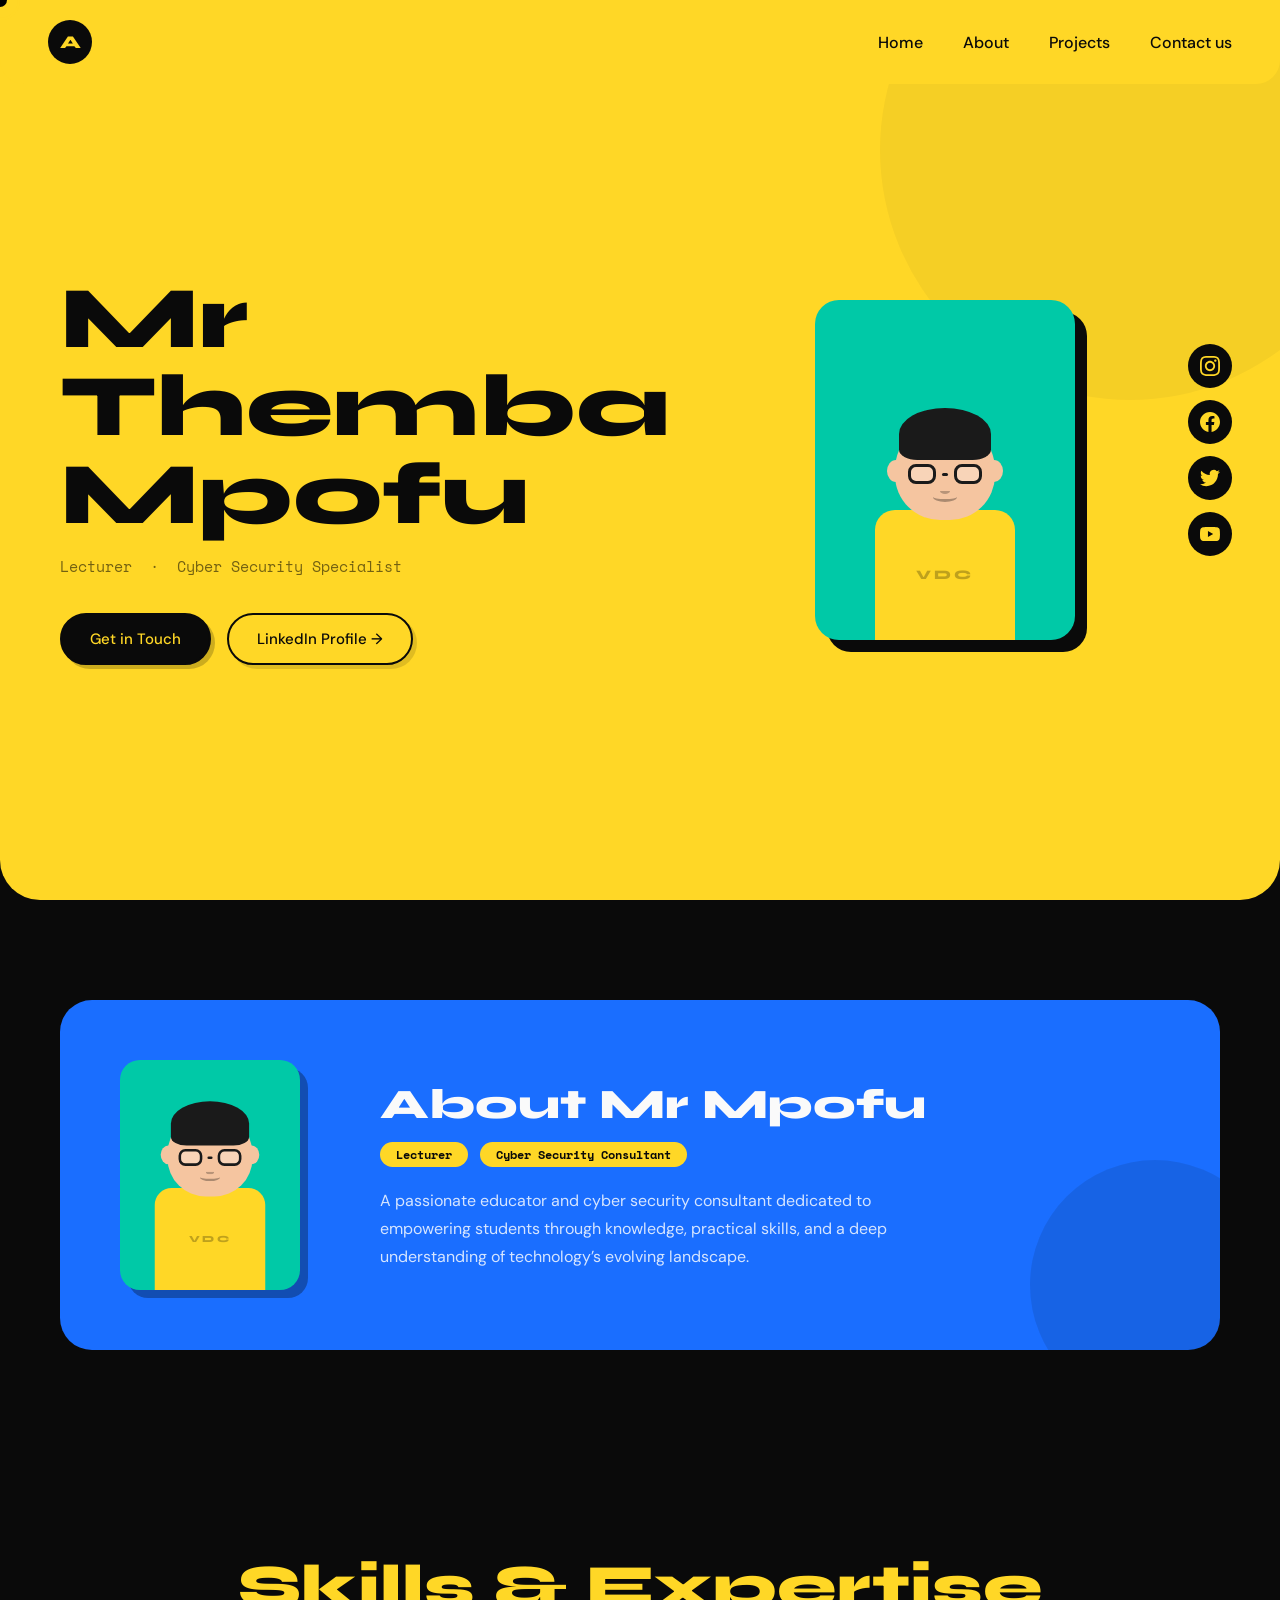
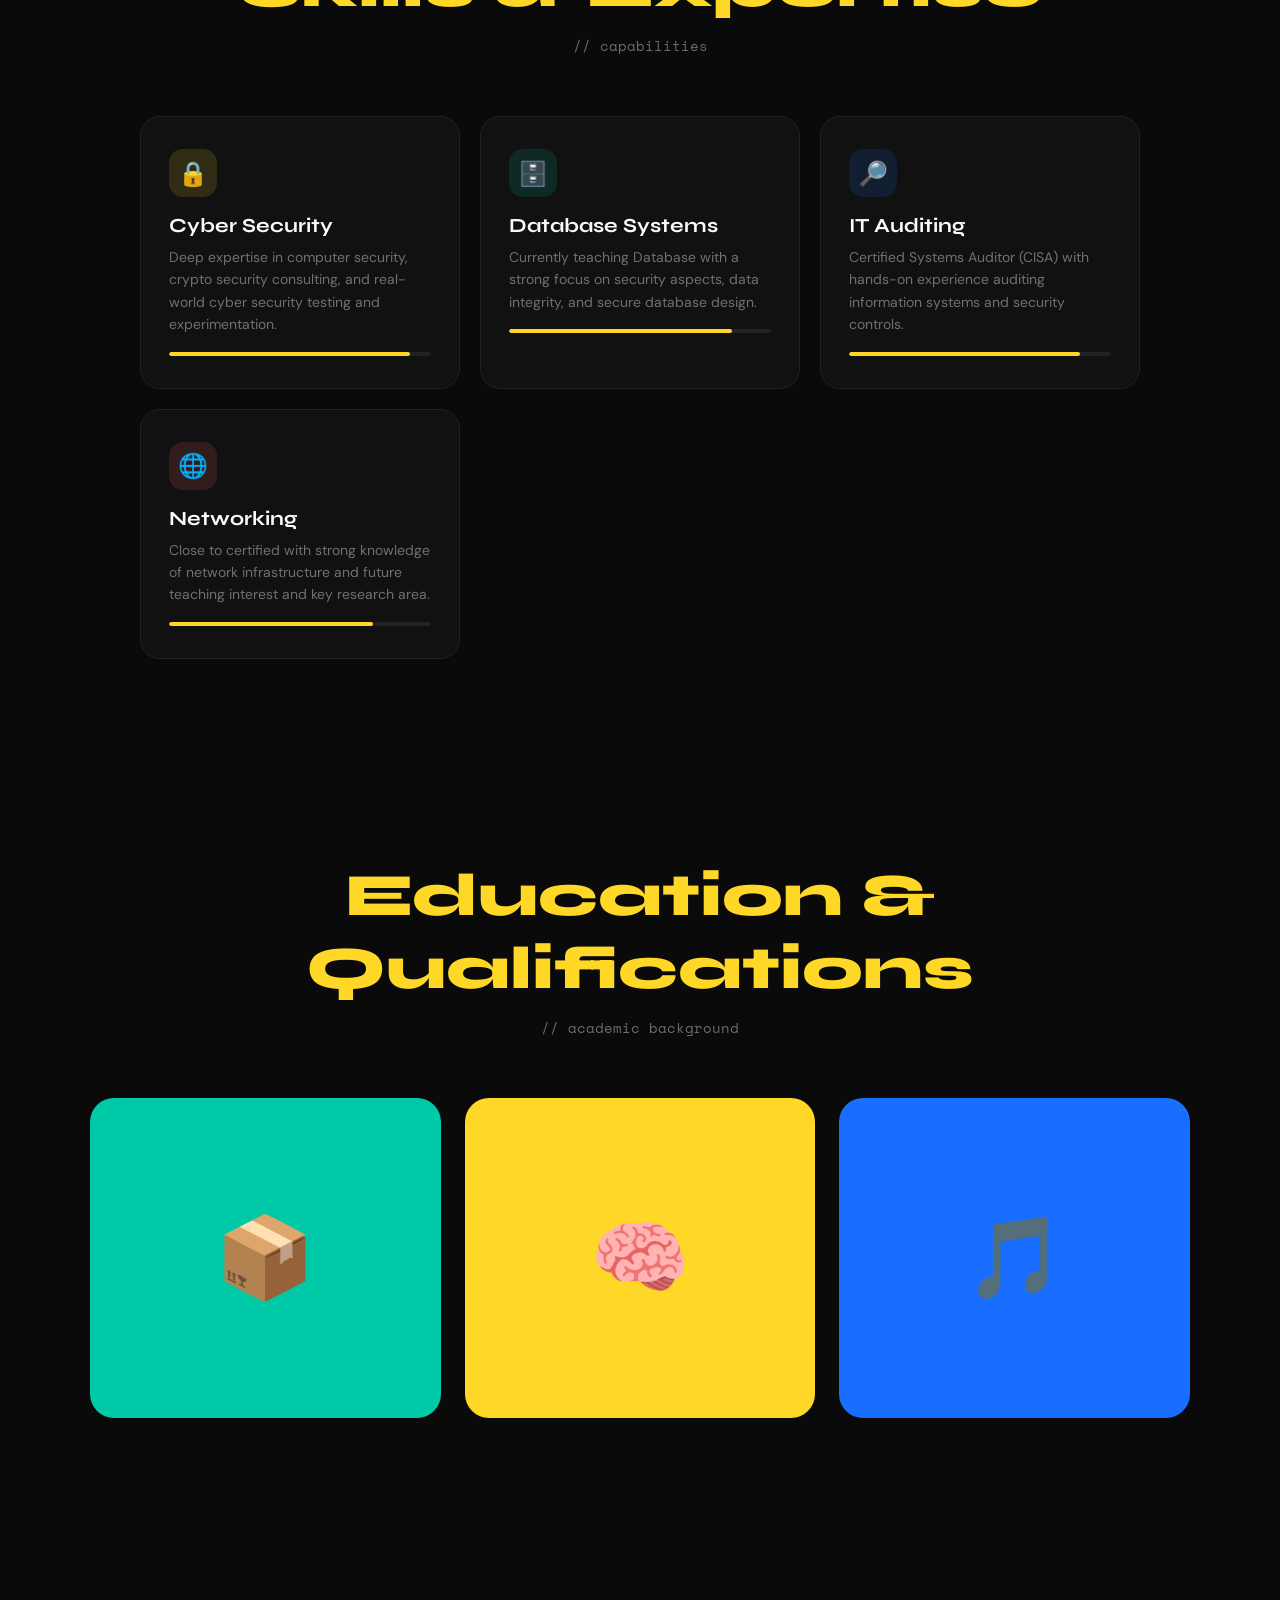
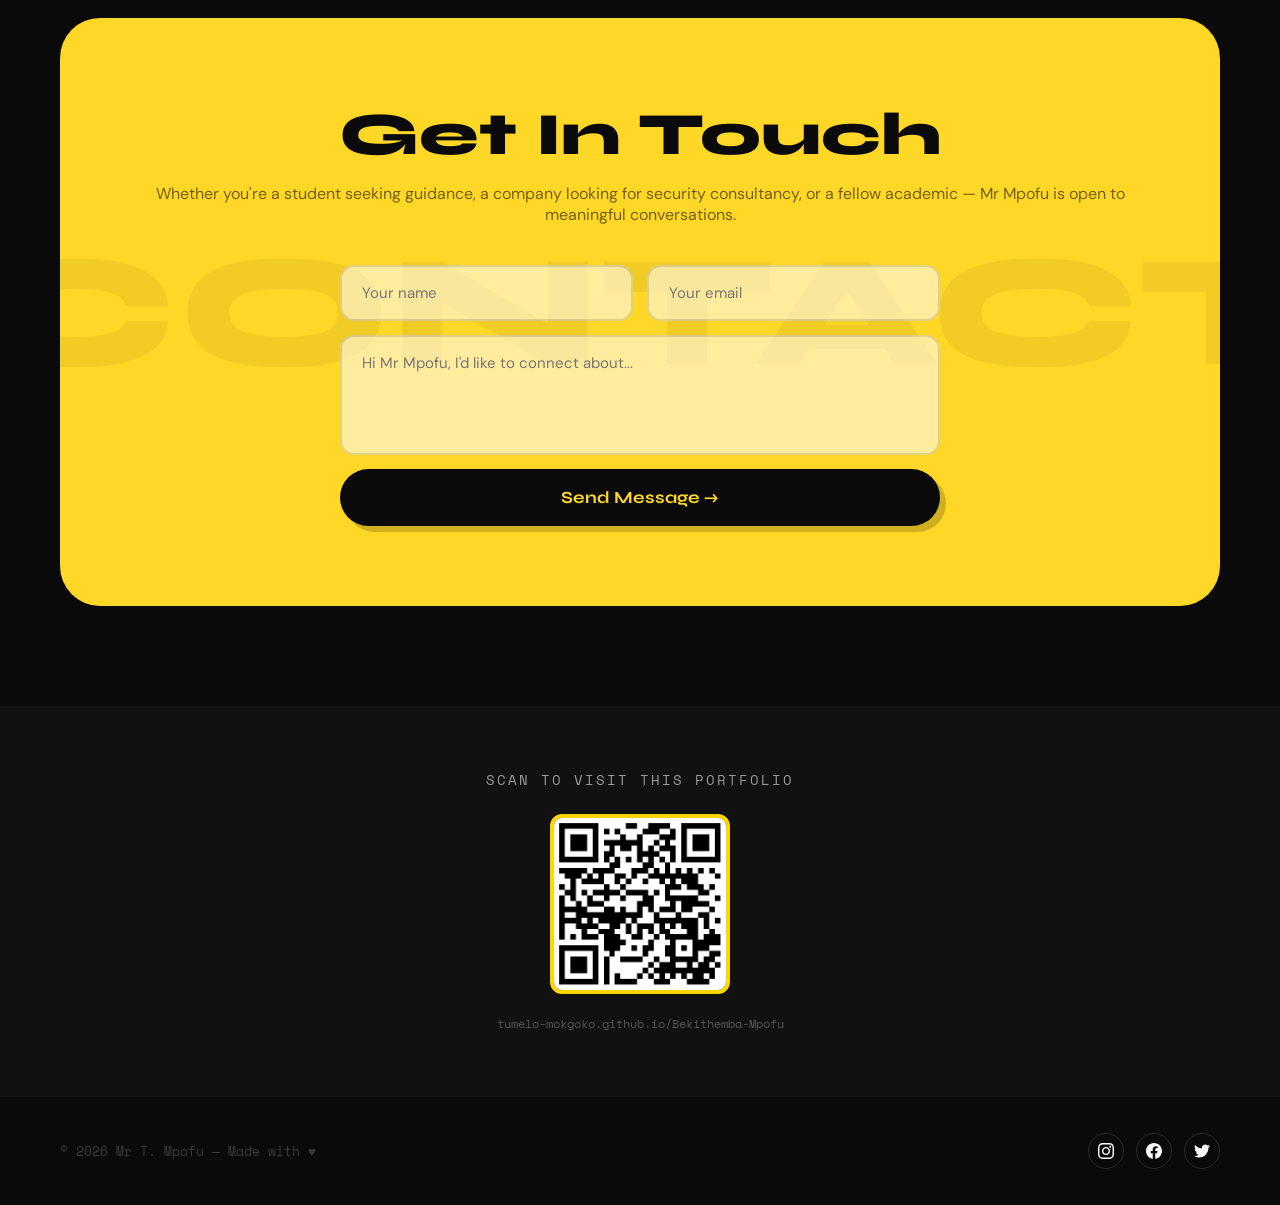
<file: index.html>
<!DOCTYPE html>
<html lang="en">
<head>
<meta charset="UTF-8">
<meta name="viewport" content="width=device-width, initial-scale=1.0">
<title>Mr Themba Mpofu — Lecturer & Cyber Security Specialist</title>
<link href="https://fonts.googleapis.com/css2?family=Space+Mono:wght@400;700&family=Syne:wght@700;800;900&family=DM+Sans:wght@300;400;500&display=swap" rel="stylesheet">
<link rel="stylesheet" href="style.css">
</head>
<body>

<div class="cursor" id="cursor"></div>
<div class="cursor-ring" id="cursor-ring"></div>

<!-- NAV -->
<nav>
  <div class="logo">A</div>
  <ul class="nav-links">
    <li><a href="#home">Home</a></li>
    <li><a href="#about">About</a></li>
    <li><a href="#projects">Projects</a></li>
    <li><a href="#contact">Contact us</a></li>
  </ul>
</nav>

<!-- HERO -->
<section id="home">
  <div class="hero-text">
    <h1>Mr Themba<br>Mpofu</h1>
    <p class="subtitle">Lecturer &nbsp;·&nbsp; Cyber Security Specialist</p>
    <div class="hero-btns">
      <a href="#contact" class="btn btn-dark">Get in Touch</a>
      <a href="#" class="btn btn-outline">LinkedIn Profile →</a>
    </div>
  </div>

  <div class="hero-image-wrap">
    <div class="hero-card">
      <div class="char-wrap">
        <div class="char-head">
          <div class="char-hair"></div>
          <div class="char-ear-l"></div>
          <div class="char-ear-r"></div>
          <div class="char-glasses">
            <div class="glass"></div>
            <div class="glass-bridge"></div>
            <div class="glass"></div>
          </div>
          <div class="char-nose"></div>
          <div class="char-smile"></div>
        </div>
        <div class="char-torso">VDC</div>
      </div>
    </div>
  </div>

  <div class="socials">
    <div class="social-icon" title="Instagram">
      <svg viewBox="0 0 24 24"><path d="M12 2.163c3.204 0 3.584.012 4.85.07 3.252.148 4.771 1.691 4.919 4.919.058 1.265.069 1.645.069 4.849 0 3.205-.012 3.584-.069 4.849-.149 3.225-1.664 4.771-4.919 4.919-1.266.058-1.644.07-4.85.07-3.204 0-3.584-.012-4.849-.07-3.26-.149-4.771-1.699-4.919-4.92-.058-1.265-.07-1.644-.07-4.849 0-3.204.013-3.583.07-4.849.149-3.227 1.664-4.771 4.919-4.919 1.266-.057 1.645-.069 4.849-.069zm0-2.163c-3.259 0-3.667.014-4.947.072-4.358.2-6.78 2.618-6.98 6.98-.059 1.281-.073 1.689-.073 4.948 0 3.259.014 3.668.072 4.948.2 4.358 2.618 6.78 6.98 6.98 1.281.058 1.689.072 4.948.072 3.259 0 3.668-.014 4.948-.072 4.354-.2 6.782-2.618 6.979-6.98.059-1.28.073-1.689.073-4.948 0-3.259-.014-3.667-.072-4.947-.196-4.354-2.617-6.78-6.979-6.98-1.281-.059-1.69-.073-4.949-.073zm0 5.838c-3.403 0-6.162 2.759-6.162 6.162s2.759 6.163 6.162 6.163 6.162-2.759 6.162-6.163c0-3.403-2.759-6.162-6.162-6.162zm0 10.162c-2.209 0-4-1.79-4-4 0-2.209 1.791-4 4-4s4 1.791 4 4c0 2.21-1.791 4-4 4zm6.406-11.845c-.796 0-1.441.645-1.441 1.44s.645 1.44 1.441 1.44c.795 0 1.439-.645 1.439-1.44s-.644-1.44-1.439-1.44z"/></svg>
    </div>
    <div class="social-icon" title="Facebook">
      <svg viewBox="0 0 24 24"><path d="M24 12.073c0-6.627-5.373-12-12-12s-12 5.373-12 12c0 5.99 4.388 10.954 10.125 11.854v-8.385H7.078v-3.47h3.047V9.43c0-3.007 1.792-4.669 4.533-4.669 1.312 0 2.686.235 2.686.235v2.953H15.83c-1.491 0-1.956.925-1.956 1.874v2.25h3.328l-.532 3.47h-2.796v8.385C19.612 23.027 24 18.062 24 12.073z"/></svg>
    </div>
    <div class="social-icon" title="Twitter">
      <svg viewBox="0 0 24 24"><path d="M23.953 4.57a10 10 0 01-2.825.775 4.958 4.958 0 002.163-2.723c-.951.555-2.005.959-3.127 1.184a4.92 4.92 0 00-8.384 4.482C7.69 8.095 4.067 6.13 1.64 3.162a4.822 4.822 0 00-.666 2.475c0 1.71.87 3.213 2.188 4.096a4.904 4.904 0 01-2.228-.616v.06a4.923 4.923 0 003.946 4.827 4.996 4.996 0 01-2.212.085 4.936 4.936 0 004.604 3.417 9.867 9.867 0 01-6.102 2.105c-.39 0-.779-.023-1.17-.067a13.995 13.995 0 007.557 2.209c9.053 0 13.998-7.496 13.998-13.985 0-.21 0-.42-.015-.63A9.935 9.935 0 0024 4.59z"/></svg>
    </div>
    <div class="social-icon" title="YouTube">
      <svg viewBox="0 0 24 24"><path d="M23.498 6.186a3.016 3.016 0 00-2.122-2.136C19.505 3.545 12 3.545 12 3.545s-7.505 0-9.377.505A3.017 3.017 0 00.502 6.186C0 8.07 0 12 0 12s0 3.93.502 5.814a3.016 3.016 0 002.122 2.136c1.871.505 9.376.505 9.376.505s7.505 0 9.377-.505a3.015 3.015 0 002.122-2.136C24 15.93 24 12 24 12s0-3.93-.502-5.814zM9.545 15.568V8.432L15.818 12l-6.273 3.568z"/></svg>
    </div>
  </div>
</section>

<!-- ABOUT -->
<section id="about">
  <div class="about-inner">
    <div class="about-avatar">
      <div class="char-wrap char-wrap--about">
        <div class="char-head">
          <div class="char-hair"></div>
          <div class="char-ear-l"></div>
          <div class="char-ear-r"></div>
          <div class="char-glasses">
            <div class="glass"></div>
            <div class="glass-bridge"></div>
            <div class="glass"></div>
          </div>
          <div class="char-nose"></div>
          <div class="char-smile"></div>
        </div>
        <div class="char-torso char-torso--about">VDC</div>
      </div>
    </div>
    <div class="about-content">
      <h2>About Mr Mpofu</h2>
      <div class="about-roles">
        <span class="role-tag">Lecturer</span>
        <span class="role-tag">Cyber Security Consultant</span>
      </div>
      <p>A passionate educator and cyber security consultant dedicated to empowering students through knowledge, practical skills, and a deep understanding of technology’s evolving landscape.</p>
    </div>
  </div>
</section>

<!-- SKILLS -->
<section id="skills">
  <div class="section-header">
    <h2>Skills &amp; Expertise</h2>
    <p>// capabilities</p>
  </div>
  <div class="skills-grid">
    <div class="skill-card">
      <div class="skill-icon skill-icon--uiux">🔒</div>
      <h3>Cyber Security</h3>
      <p>Deep expertise in computer security, crypto security consulting, and real-world cyber security testing and experimentation.</p>
      <div class="skill-bar-wrap"><div class="skill-bar skill-bar--92"></div></div>
    </div>
    <div class="skill-card">
      <div class="skill-icon skill-icon--flutter">🗄️</div>
      <h3>Database Systems</h3>
      <p>Currently teaching Database with a strong focus on security aspects, data integrity, and secure database design.</p>
      <div class="skill-bar-wrap"><div class="skill-bar skill-bar--85"></div></div>
    </div>
    <div class="skill-card">
      <div class="skill-icon skill-icon--proto">🔎</div>
      <h3>IT Auditing</h3>
      <p>Certified Systems Auditor (CISA) with hands-on experience auditing information systems and security controls.</p>
      <div class="skill-bar-wrap"><div class="skill-bar skill-bar--88"></div></div>
    </div>
    <div class="skill-card">
      <div class="skill-icon skill-icon--brand">🌐</div>
      <h3>Networking</h3>
      <p>Close to certified with strong knowledge of network infrastructure and future teaching interest and key research area.</p>
      <div class="skill-bar-wrap"><div class="skill-bar skill-bar--78"></div></div>
    </div>
  </div>
</section>

<!-- PROJECTS -->
<section id="projects">
  <div class="section-header">
    <h2>Education &amp; Qualifications</h2>
    <p>// academic background</p>
  </div>
  <div class="projects-grid">
    <div class="project-card">
      <div class="project-bg project-bg--teal">📦</div>
      <div class="project-overlay">
        <span class="project-tag">In Progress</span>
        <h3>PhD Candidate</h3>
        <p>Information Systems (Cyber Security). Research focus: The impact of AI on the security of school institution networks.</p>
      </div>
    </div>
    <div class="project-card">
      <div class="project-bg project-bg--yellow">🧠</div>
      <div class="project-overlay">
        <span class="project-tag">Most Recent Achievement</span>
        <h3>Certified Systems Auditor (CISA)</h3>
        <p>A globally recognised credential in IT and information systems auditing — his proudest recent achievement.</p>
      </div>
    </div>
    <div class="project-card">
      <div class="project-bg project-bg--blue">🎵</div>
      <div class="project-overlay">
        <span class="project-tag">Certified</span>
        <h3>Amazon Web Services (AWS)</h3>
        <p>Cloud Computing certification, alongside other professional certifications.</p>
      </div>
    </div>
  </div>
</section>

<!-- CONTACT -->
<section id="contact">
  <div class="contact-inner">
    <h2>Get In Touch</h2>
    <p>Whether you're a student seeking guidance, a company looking for security consultancy, or a fellow academic — Mr Mpofu is open to meaningful conversations.</p>
    <div class="contact-form">
      <input type="text" placeholder="Your name">
      <input type="email" placeholder="Your email">
      <textarea placeholder="Hi Mr Mpofu, I'd like to connect about..."></textarea>
      <button type="button">Send Message →</button>
    </div>
  </div>
</section>
<section id="qr" style="background:#111; padding:4rem 2rem; text-align:center;">
  <p style="color:#999; font-family:'Space Mono',monospace; font-size:0.85rem; letter-spacing:2px; margin-bottom:1.5rem;">SCAN TO VISIT THIS PORTFOLIO</p>
  <img src="qrcode.png" alt="QR Code" width="180" style="border-radius:12px; border:4px solid #FFD600;">
  <p style="color:#555; font-size:0.75rem; margin-top:1rem; font-family:'Space Mono',monospace;">tumelo-mokgoko.github.io/Bekithemba-Mpofu</p>
</section>
<!-- FOOTER -->
<footer>
  <p>© 2026 Mr T. Mpofu — Made with ♥</p>
  <div class="footer-socials">
    <div class="footer-social">
      <svg viewBox="0 0 24 24"><path d="M12 2.163c3.204 0 3.584.012 4.85.07 3.252.148 4.771 1.691 4.919 4.919.058 1.265.069 1.645.069 4.849 0 3.205-.012 3.584-.069 4.849-.149 3.225-1.664 4.771-4.919 4.919-1.266.058-1.644.07-4.85.07-3.204 0-3.584-.012-4.849-.07-3.26-.149-4.771-1.699-4.919-4.92-.058-1.265-.07-1.644-.07-4.849 0-3.204.013-3.583.07-4.849.149-3.227 1.664-4.771 4.919-4.919 1.266-.057 1.645-.069 4.849-.069zm0-2.163c-3.259 0-3.667.014-4.947.072-4.358.2-6.78 2.618-6.98 6.98-.059 1.281-.073 1.689-.073 4.948 0 3.259.014 3.668.072 4.948.2 4.358 2.618 6.78 6.98 6.98 1.281.058 1.689.072 4.948.072 3.259 0 3.668-.014 4.948-.072 4.354-.2 6.782-2.618 6.979-6.98.059-1.28.073-1.689.073-4.948 0-3.259-.014-3.667-.072-4.947-.196-4.354-2.617-6.78-6.979-6.98-1.281-.059-1.69-.073-4.949-.073zm0 5.838c-3.403 0-6.162 2.759-6.162 6.162s2.759 6.163 6.162 6.163 6.162-2.759 6.162-6.163c0-3.403-2.759-6.162-6.162-6.162zm0 10.162c-2.209 0-4-1.79-4-4 0-2.209 1.791-4 4-4s4 1.791 4 4c0 2.21-1.791 4-4 4zm6.406-11.845c-.796 0-1.441.645-1.441 1.44s.645 1.44 1.441 1.44c.795 0 1.439-.645 1.439-1.44s-.644-1.44-1.439-1.44z"/></svg>
    </div>
    <div class="footer-social">
      <svg viewBox="0 0 24 24"><path d="M24 12.073c0-6.627-5.373-12-12-12s-12 5.373-12 12c0 5.99 4.388 10.954 10.125 11.854v-8.385H7.078v-3.47h3.047V9.43c0-3.007 1.792-4.669 4.533-4.669 1.312 0 2.686.235 2.686.235v2.953H15.83c-1.491 0-1.956.925-1.956 1.874v2.25h3.328l-.532 3.47h-2.796v8.385C19.612 23.027 24 18.062 24 12.073z"/></svg>
    </div>
    <div class="footer-social">
      <svg viewBox="0 0 24 24"><path d="M23.953 4.57a10 10 0 01-2.825.775 4.958 4.958 0 002.163-2.723c-.951.555-2.005.959-3.127 1.184a4.92 4.92 0 00-8.384 4.482C7.69 8.095 4.067 6.13 1.64 3.162a4.822 4.822 0 00-.666 2.475c0 1.71.87 3.213 2.188 4.096a4.904 4.904 0 01-2.228-.616v.06a4.923 4.923 0 003.946 4.827 4.996 4.996 0 01-2.212.085 4.936 4.936 0 004.604 3.417 9.867 9.867 0 01-6.102 2.105c-.39 0-.779-.023-1.17-.067a13.995 13.995 0 007.557 2.209c9.053 0 13.998-7.496 13.998-13.985 0-.21 0-.42-.015-.63A9.935 9.935 0 0024 4.59z"/></svg>
    </div>
  </div> 
</footer>

<script src="script.js"></script>
</body>
</html>
</file>
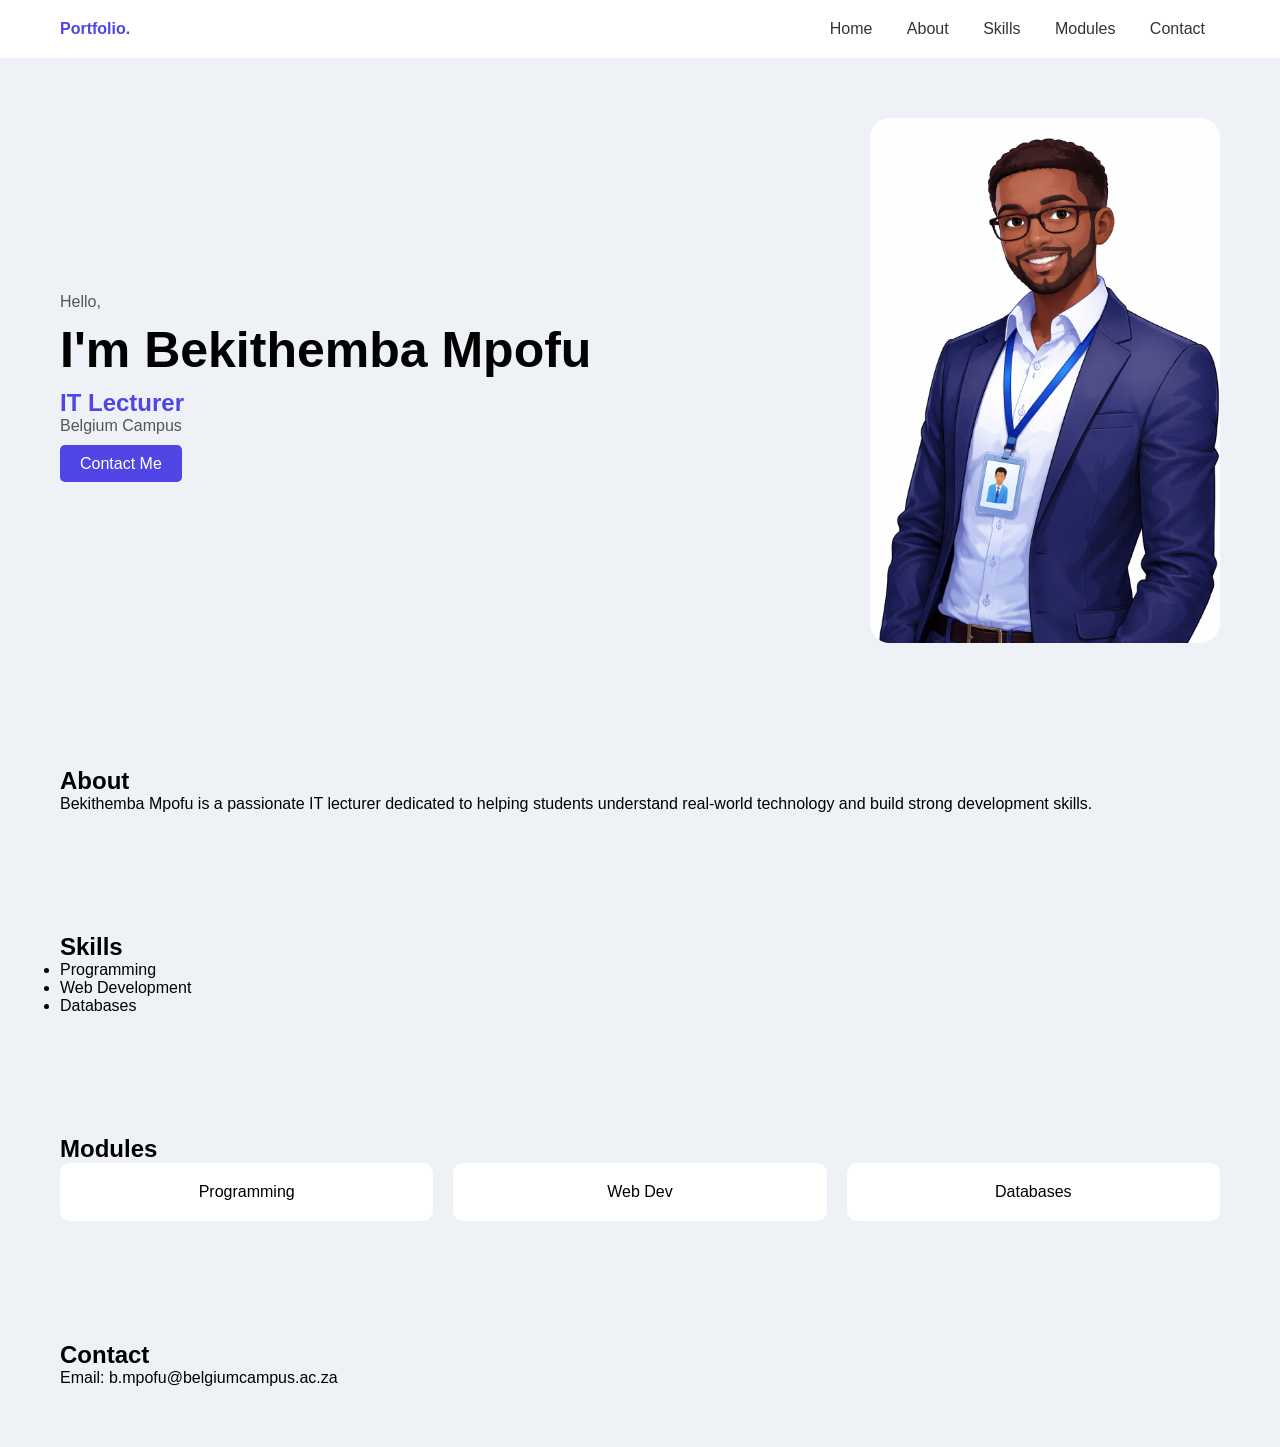
<file: ui/index.html>
<!DOCTYPE html>
<html lang="en">
<head>
  <meta charset="UTF-8">
  <meta name="viewport" content="width=device-width, initial-scale=1.0">
  <title>Bekithemba Mpofu Portfolio</title>
  <link rel="stylesheet" href="style.css">
</head>
<body>

<!-- NAVBAR -->
<header>
  <div class="logo">Portfolio.</div>
  <nav>
    <a href="index.html">Home</a>
    <a href="index.html">About</a>
    <a href="skills.html">Skills</a>
    <a href="modules.html">Modules</a>
    <a href="contact.html">Contact</a>
  </nav>
</header>

<!-- HERO -->
<section id="home" class="hero">
  <div class="hero-text">
    <p>Hello,</p>
    <h1>I'm Bekithemba Mpofu</h1>
    <h2>IT Lecturer</h2>
    <p class="location">Belgium Campus</p>

    <a href="#contact" class="btn">Contact Me</a>
  </div>

  <div class="hero-img">
    <img src="Professional portrait with ID badge.png" alt="Lecturer">
  </div>
</section>

<!-- ABOUT -->
<section id="about">
  <h2>About</h2>
  <p>
    Bekithemba Mpofu is a passionate IT lecturer dedicated to helping students
    understand real-world technology and build strong development skills.
  </p>
</section>

<!-- SKILLS -->
<section id="skills">
  <h2>Skills</h2>
  <ul>
    <li>Programming</li>
    <li>Web Development</li>
    <li>Databases</li>
  </ul>
</section>

<!-- SERVICES / MODULES -->
<section id="services">
  <h2>Modules</h2>
  <div class="cards">
    <div class="card">Programming</div>
    <div class="card">Web Dev</div>
    <div class="card">Databases</div>
  </div>
</section>

<!-- CONTACT -->
<section id="contact">
  <h2>Contact</h2>
  <p>Email: b.mpofu@belgiumcampus.ac.za</p>
</section>

</body>
</html>
</file>
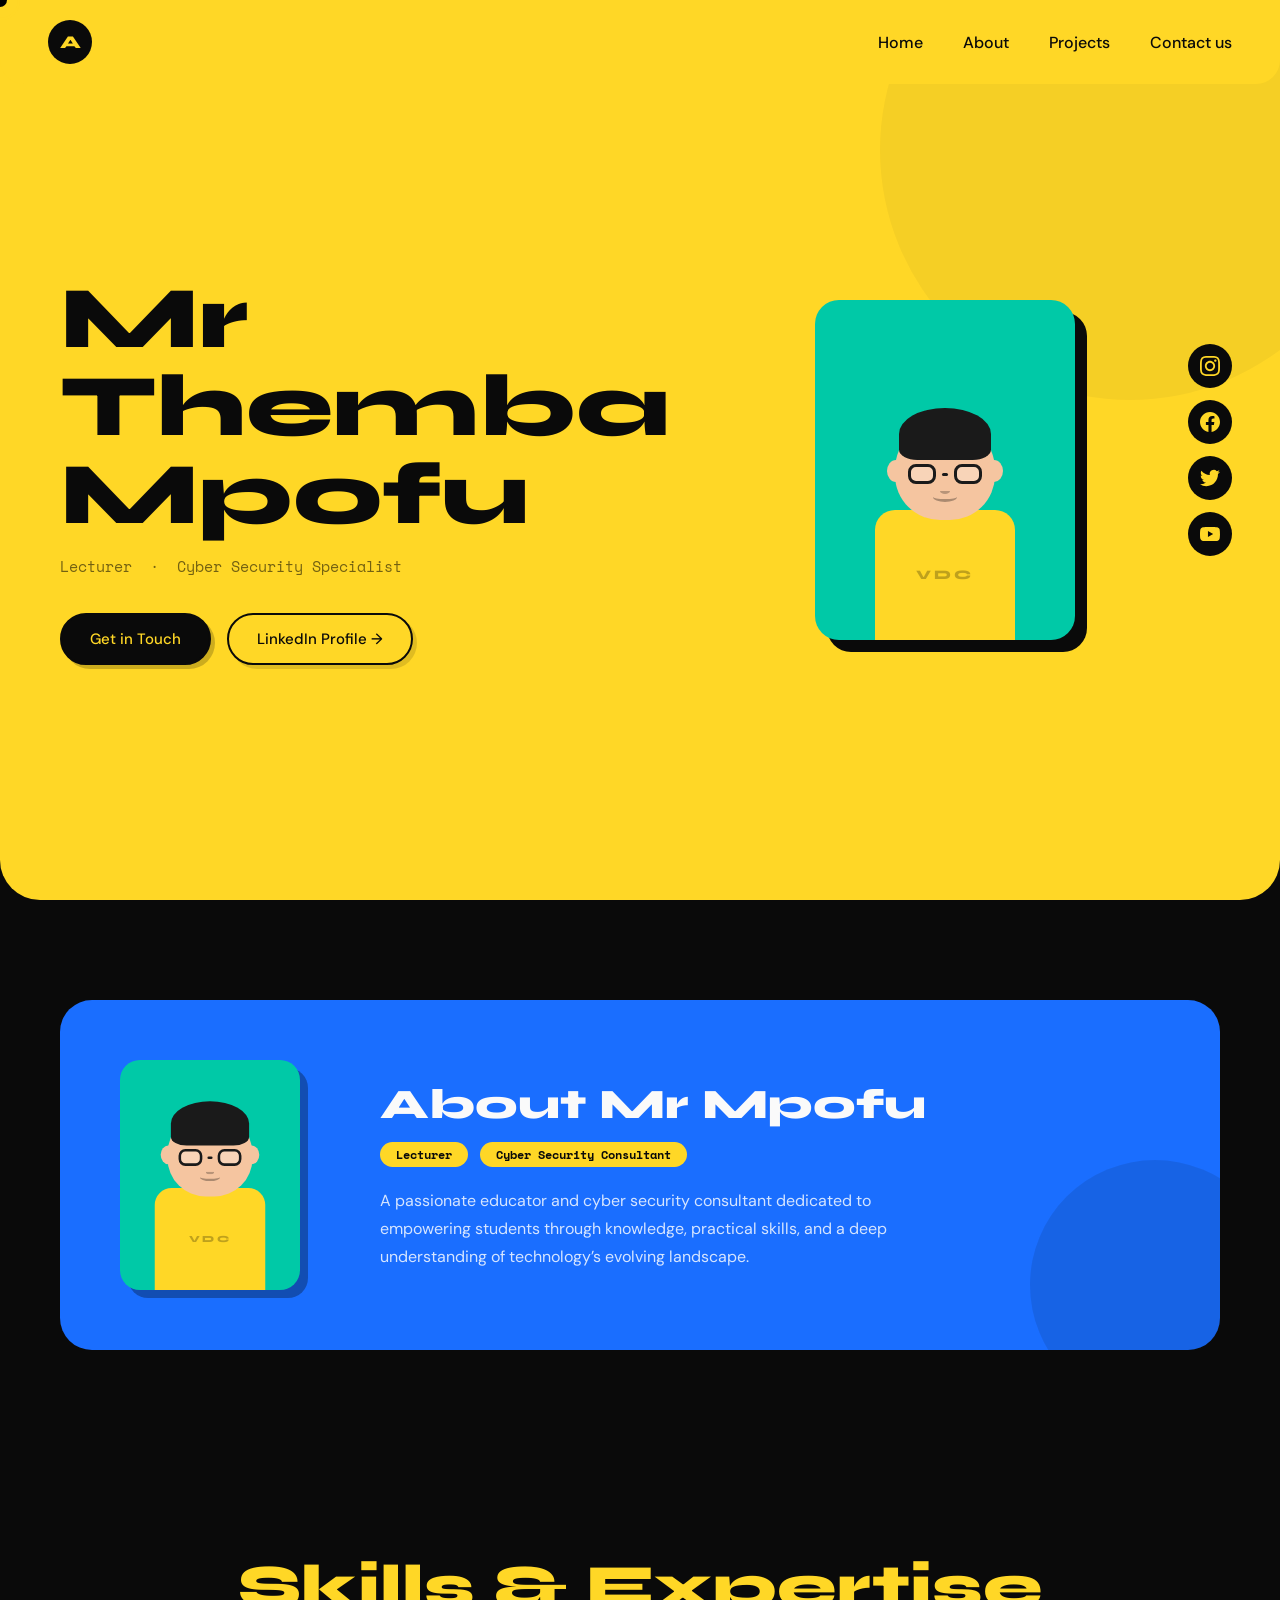
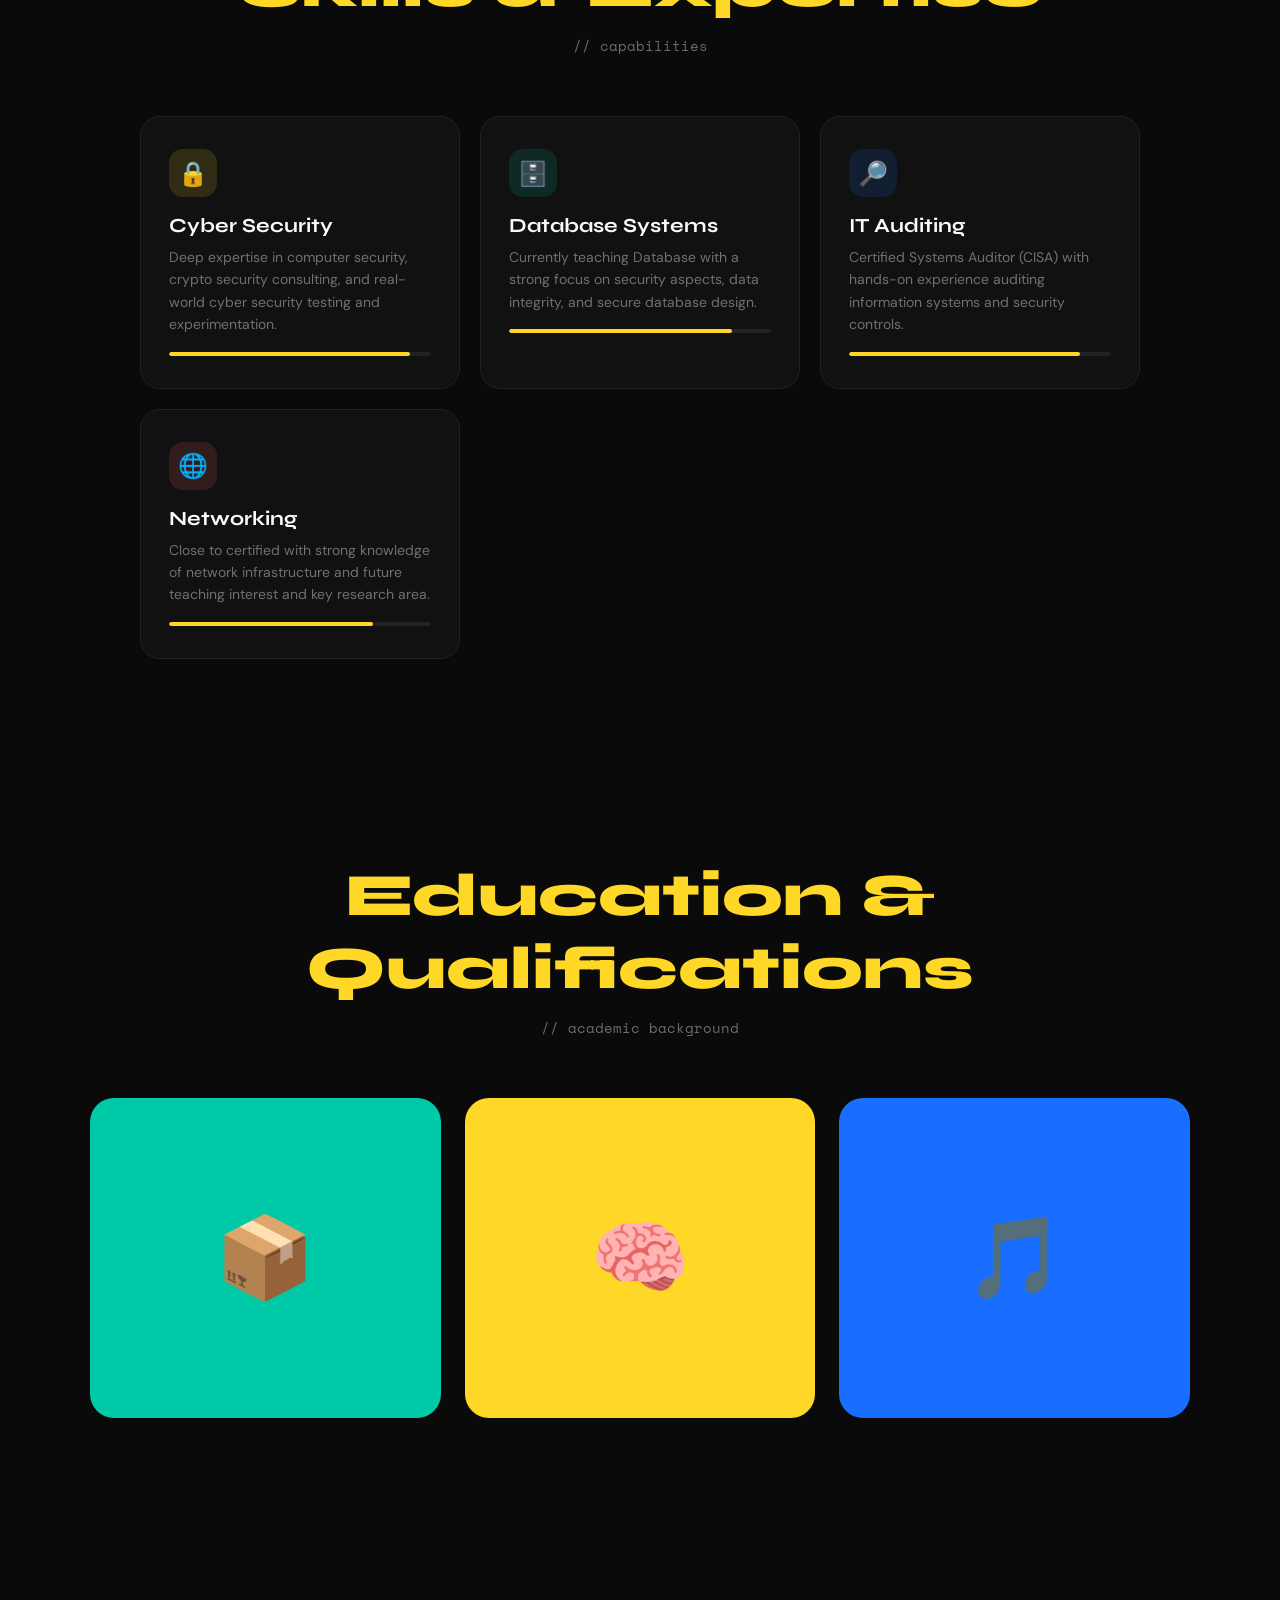
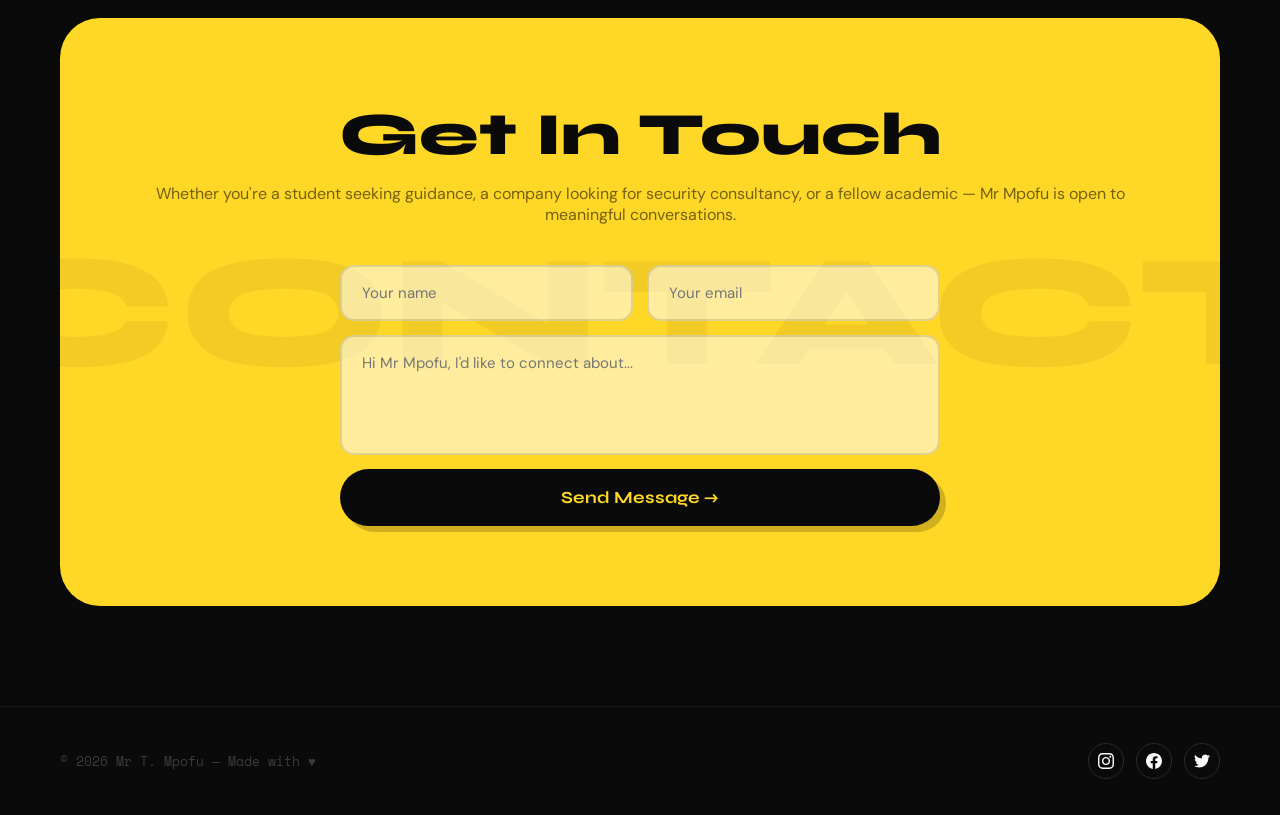
<file: portfolio.html>
<!DOCTYPE html>
<html lang="en">
<head>
<meta charset="UTF-8">
<meta name="viewport" content="width=device-width, initial-scale=1.0">
<title>Mr Themba Mpofu — Lecturer & Cyber Security Specialist</title>
<link href="https://fonts.googleapis.com/css2?family=Space+Mono:wght@400;700&family=Syne:wght@700;800;900&family=DM+Sans:wght@300;400;500&display=swap" rel="stylesheet">
<link rel="stylesheet" href="style.css">
</head>
<body>

<div class="cursor" id="cursor"></div>
<div class="cursor-ring" id="cursor-ring"></div>

<!-- NAV -->
<nav>
  <div class="logo">A</div>
  <ul class="nav-links">
    <li><a href="#home">Home</a></li>
    <li><a href="#about">About</a></li>
    <li><a href="#projects">Projects</a></li>
    <li><a href="#contact">Contact us</a></li>
  </ul>
</nav>

<!-- HERO -->
<section id="home">
  <div class="hero-text">
    <h1>Mr Themba<br>Mpofu</h1>
    <p class="subtitle">Lecturer &nbsp;·&nbsp; Cyber Security Specialist</p>
    <div class="hero-btns">
      <a href="#contact" class="btn btn-dark">Get in Touch</a>
      <a href="#" class="btn btn-outline">LinkedIn Profile →</a>
    </div>
  </div>

  <div class="hero-image-wrap">
    <div class="hero-card">
      <div class="char-wrap">
        <div class="char-head">
          <div class="char-hair"></div>
          <div class="char-ear-l"></div>
          <div class="char-ear-r"></div>
          <div class="char-glasses">
            <div class="glass"></div>
            <div class="glass-bridge"></div>
            <div class="glass"></div>
          </div>
          <div class="char-nose"></div>
          <div class="char-smile"></div>
        </div>
        <div class="char-torso">VDC</div>
      </div>
    </div>
  </div>

  <div class="socials">
    <div class="social-icon" title="Instagram">
      <svg viewBox="0 0 24 24"><path d="M12 2.163c3.204 0 3.584.012 4.85.07 3.252.148 4.771 1.691 4.919 4.919.058 1.265.069 1.645.069 4.849 0 3.205-.012 3.584-.069 4.849-.149 3.225-1.664 4.771-4.919 4.919-1.266.058-1.644.07-4.85.07-3.204 0-3.584-.012-4.849-.07-3.26-.149-4.771-1.699-4.919-4.92-.058-1.265-.07-1.644-.07-4.849 0-3.204.013-3.583.07-4.849.149-3.227 1.664-4.771 4.919-4.919 1.266-.057 1.645-.069 4.849-.069zm0-2.163c-3.259 0-3.667.014-4.947.072-4.358.2-6.78 2.618-6.98 6.98-.059 1.281-.073 1.689-.073 4.948 0 3.259.014 3.668.072 4.948.2 4.358 2.618 6.78 6.98 6.98 1.281.058 1.689.072 4.948.072 3.259 0 3.668-.014 4.948-.072 4.354-.2 6.782-2.618 6.979-6.98.059-1.28.073-1.689.073-4.948 0-3.259-.014-3.667-.072-4.947-.196-4.354-2.617-6.78-6.979-6.98-1.281-.059-1.69-.073-4.949-.073zm0 5.838c-3.403 0-6.162 2.759-6.162 6.162s2.759 6.163 6.162 6.163 6.162-2.759 6.162-6.163c0-3.403-2.759-6.162-6.162-6.162zm0 10.162c-2.209 0-4-1.79-4-4 0-2.209 1.791-4 4-4s4 1.791 4 4c0 2.21-1.791 4-4 4zm6.406-11.845c-.796 0-1.441.645-1.441 1.44s.645 1.44 1.441 1.44c.795 0 1.439-.645 1.439-1.44s-.644-1.44-1.439-1.44z"/></svg>
    </div>
    <div class="social-icon" title="Facebook">
      <svg viewBox="0 0 24 24"><path d="M24 12.073c0-6.627-5.373-12-12-12s-12 5.373-12 12c0 5.99 4.388 10.954 10.125 11.854v-8.385H7.078v-3.47h3.047V9.43c0-3.007 1.792-4.669 4.533-4.669 1.312 0 2.686.235 2.686.235v2.953H15.83c-1.491 0-1.956.925-1.956 1.874v2.25h3.328l-.532 3.47h-2.796v8.385C19.612 23.027 24 18.062 24 12.073z"/></svg>
    </div>
    <div class="social-icon" title="Twitter">
      <svg viewBox="0 0 24 24"><path d="M23.953 4.57a10 10 0 01-2.825.775 4.958 4.958 0 002.163-2.723c-.951.555-2.005.959-3.127 1.184a4.92 4.92 0 00-8.384 4.482C7.69 8.095 4.067 6.13 1.64 3.162a4.822 4.822 0 00-.666 2.475c0 1.71.87 3.213 2.188 4.096a4.904 4.904 0 01-2.228-.616v.06a4.923 4.923 0 003.946 4.827 4.996 4.996 0 01-2.212.085 4.936 4.936 0 004.604 3.417 9.867 9.867 0 01-6.102 2.105c-.39 0-.779-.023-1.17-.067a13.995 13.995 0 007.557 2.209c9.053 0 13.998-7.496 13.998-13.985 0-.21 0-.42-.015-.63A9.935 9.935 0 0024 4.59z"/></svg>
    </div>
    <div class="social-icon" title="YouTube">
      <svg viewBox="0 0 24 24"><path d="M23.498 6.186a3.016 3.016 0 00-2.122-2.136C19.505 3.545 12 3.545 12 3.545s-7.505 0-9.377.505A3.017 3.017 0 00.502 6.186C0 8.07 0 12 0 12s0 3.93.502 5.814a3.016 3.016 0 002.122 2.136c1.871.505 9.376.505 9.376.505s7.505 0 9.377-.505a3.015 3.015 0 002.122-2.136C24 15.93 24 12 24 12s0-3.93-.502-5.814zM9.545 15.568V8.432L15.818 12l-6.273 3.568z"/></svg>
    </div>
  </div>
</section>

<!-- ABOUT -->
<section id="about">
  <div class="about-inner">
    <div class="about-avatar">
      <div class="char-wrap char-wrap--about">
        <div class="char-head">
          <div class="char-hair"></div>
          <div class="char-ear-l"></div>
          <div class="char-ear-r"></div>
          <div class="char-glasses">
            <div class="glass"></div>
            <div class="glass-bridge"></div>
            <div class="glass"></div>
          </div>
          <div class="char-nose"></div>
          <div class="char-smile"></div>
        </div>
        <div class="char-torso char-torso--about">VDC</div>
      </div>
    </div>
    <div class="about-content">
      <h2>About Mr Mpofu</h2>
      <div class="about-roles">
        <span class="role-tag">Lecturer</span>
        <span class="role-tag">Cyber Security Consultant</span>
      </div>
      <p>A passionate educator and cyber security consultant dedicated to empowering students through knowledge, practical skills, and a deep understanding of technology’s evolving landscape.</p>
    </div>
  </div>
</section>

<!-- SKILLS -->
<section id="skills">
  <div class="section-header">
    <h2>Skills &amp; Expertise</h2>
    <p>// capabilities</p>
  </div>
  <div class="skills-grid">
    <div class="skill-card">
      <div class="skill-icon skill-icon--uiux">🔒</div>
      <h3>Cyber Security</h3>
      <p>Deep expertise in computer security, crypto security consulting, and real-world cyber security testing and experimentation.</p>
      <div class="skill-bar-wrap"><div class="skill-bar skill-bar--92"></div></div>
    </div>
    <div class="skill-card">
      <div class="skill-icon skill-icon--flutter">🗄️</div>
      <h3>Database Systems</h3>
      <p>Currently teaching Database with a strong focus on security aspects, data integrity, and secure database design.</p>
      <div class="skill-bar-wrap"><div class="skill-bar skill-bar--85"></div></div>
    </div>
    <div class="skill-card">
      <div class="skill-icon skill-icon--proto">🔎</div>
      <h3>IT Auditing</h3>
      <p>Certified Systems Auditor (CISA) with hands-on experience auditing information systems and security controls.</p>
      <div class="skill-bar-wrap"><div class="skill-bar skill-bar--88"></div></div>
    </div>
    <div class="skill-card">
      <div class="skill-icon skill-icon--brand">🌐</div>
      <h3>Networking</h3>
      <p>Close to certified with strong knowledge of network infrastructure and future teaching interest and key research area.</p>
      <div class="skill-bar-wrap"><div class="skill-bar skill-bar--78"></div></div>
    </div>
  </div>
</section>

<!-- PROJECTS -->
<section id="projects">
  <div class="section-header">
    <h2>Education &amp; Qualifications</h2>
    <p>// academic background</p>
  </div>
  <div class="projects-grid">
    <div class="project-card">
      <div class="project-bg project-bg--teal">📦</div>
      <div class="project-overlay">
        <span class="project-tag">In Progress</span>
        <h3>PhD Candidate</h3>
        <p>Information Systems (Cyber Security). Research focus: The impact of AI on the security of school institution networks.</p>
      </div>
    </div>
    <div class="project-card">
      <div class="project-bg project-bg--yellow">🧠</div>
      <div class="project-overlay">
        <span class="project-tag">Most Recent Achievement</span>
        <h3>Certified Systems Auditor (CISA)</h3>
        <p>A globally recognised credential in IT and information systems auditing — his proudest recent achievement.</p>
      </div>
    </div>
    <div class="project-card">
      <div class="project-bg project-bg--blue">🎵</div>
      <div class="project-overlay">
        <span class="project-tag">Certified</span>
        <h3>Amazon Web Services (AWS)</h3>
        <p>Cloud Computing certification, alongside other professional certifications.</p>
      </div>
    </div>
  </div>
</section>

<!-- CONTACT -->
<section id="contact">
  <div class="contact-inner">
    <h2>Get In Touch</h2>
    <p>Whether you're a student seeking guidance, a company looking for security consultancy, or a fellow academic — Mr Mpofu is open to meaningful conversations.</p>
    <div class="contact-form">
      <input type="text" placeholder="Your name">
      <input type="email" placeholder="Your email">
      <textarea placeholder="Hi Mr Mpofu, I'd like to connect about..."></textarea>
      <button type="button">Send Message →</button>
    </div>
  </div>
</section>

<!-- FOOTER -->
<footer>
  <p>© 2026 Mr T. Mpofu — Made with ♥</p>
  <div class="footer-socials">
    <div class="footer-social">
      <svg viewBox="0 0 24 24"><path d="M12 2.163c3.204 0 3.584.012 4.85.07 3.252.148 4.771 1.691 4.919 4.919.058 1.265.069 1.645.069 4.849 0 3.205-.012 3.584-.069 4.849-.149 3.225-1.664 4.771-4.919 4.919-1.266.058-1.644.07-4.85.07-3.204 0-3.584-.012-4.849-.07-3.26-.149-4.771-1.699-4.919-4.92-.058-1.265-.07-1.644-.07-4.849 0-3.204.013-3.583.07-4.849.149-3.227 1.664-4.771 4.919-4.919 1.266-.057 1.645-.069 4.849-.069zm0-2.163c-3.259 0-3.667.014-4.947.072-4.358.2-6.78 2.618-6.98 6.98-.059 1.281-.073 1.689-.073 4.948 0 3.259.014 3.668.072 4.948.2 4.358 2.618 6.78 6.98 6.98 1.281.058 1.689.072 4.948.072 3.259 0 3.668-.014 4.948-.072 4.354-.2 6.782-2.618 6.979-6.98.059-1.28.073-1.689.073-4.948 0-3.259-.014-3.667-.072-4.947-.196-4.354-2.617-6.78-6.979-6.98-1.281-.059-1.69-.073-4.949-.073zm0 5.838c-3.403 0-6.162 2.759-6.162 6.162s2.759 6.163 6.162 6.163 6.162-2.759 6.162-6.163c0-3.403-2.759-6.162-6.162-6.162zm0 10.162c-2.209 0-4-1.79-4-4 0-2.209 1.791-4 4-4s4 1.791 4 4c0 2.21-1.791 4-4 4zm6.406-11.845c-.796 0-1.441.645-1.441 1.44s.645 1.44 1.441 1.44c.795 0 1.439-.645 1.439-1.44s-.644-1.44-1.439-1.44z"/></svg>
    </div>
    <div class="footer-social">
      <svg viewBox="0 0 24 24"><path d="M24 12.073c0-6.627-5.373-12-12-12s-12 5.373-12 12c0 5.99 4.388 10.954 10.125 11.854v-8.385H7.078v-3.47h3.047V9.43c0-3.007 1.792-4.669 4.533-4.669 1.312 0 2.686.235 2.686.235v2.953H15.83c-1.491 0-1.956.925-1.956 1.874v2.25h3.328l-.532 3.47h-2.796v8.385C19.612 23.027 24 18.062 24 12.073z"/></svg>
    </div>
    <div class="footer-social">
      <svg viewBox="0 0 24 24"><path d="M23.953 4.57a10 10 0 01-2.825.775 4.958 4.958 0 002.163-2.723c-.951.555-2.005.959-3.127 1.184a4.92 4.92 0 00-8.384 4.482C7.69 8.095 4.067 6.13 1.64 3.162a4.822 4.822 0 00-.666 2.475c0 1.71.87 3.213 2.188 4.096a4.904 4.904 0 01-2.228-.616v.06a4.923 4.923 0 003.946 4.827 4.996 4.996 0 01-2.212.085 4.936 4.936 0 004.604 3.417 9.867 9.867 0 01-6.102 2.105c-.39 0-.779-.023-1.17-.067a13.995 13.995 0 007.557 2.209c9.053 0 13.998-7.496 13.998-13.985 0-.21 0-.42-.015-.63A9.935 9.935 0 0024 4.59z"/></svg>
    </div>
  </div>
</footer>

<script src="script.js"></script>
</body>
</html>
</file>
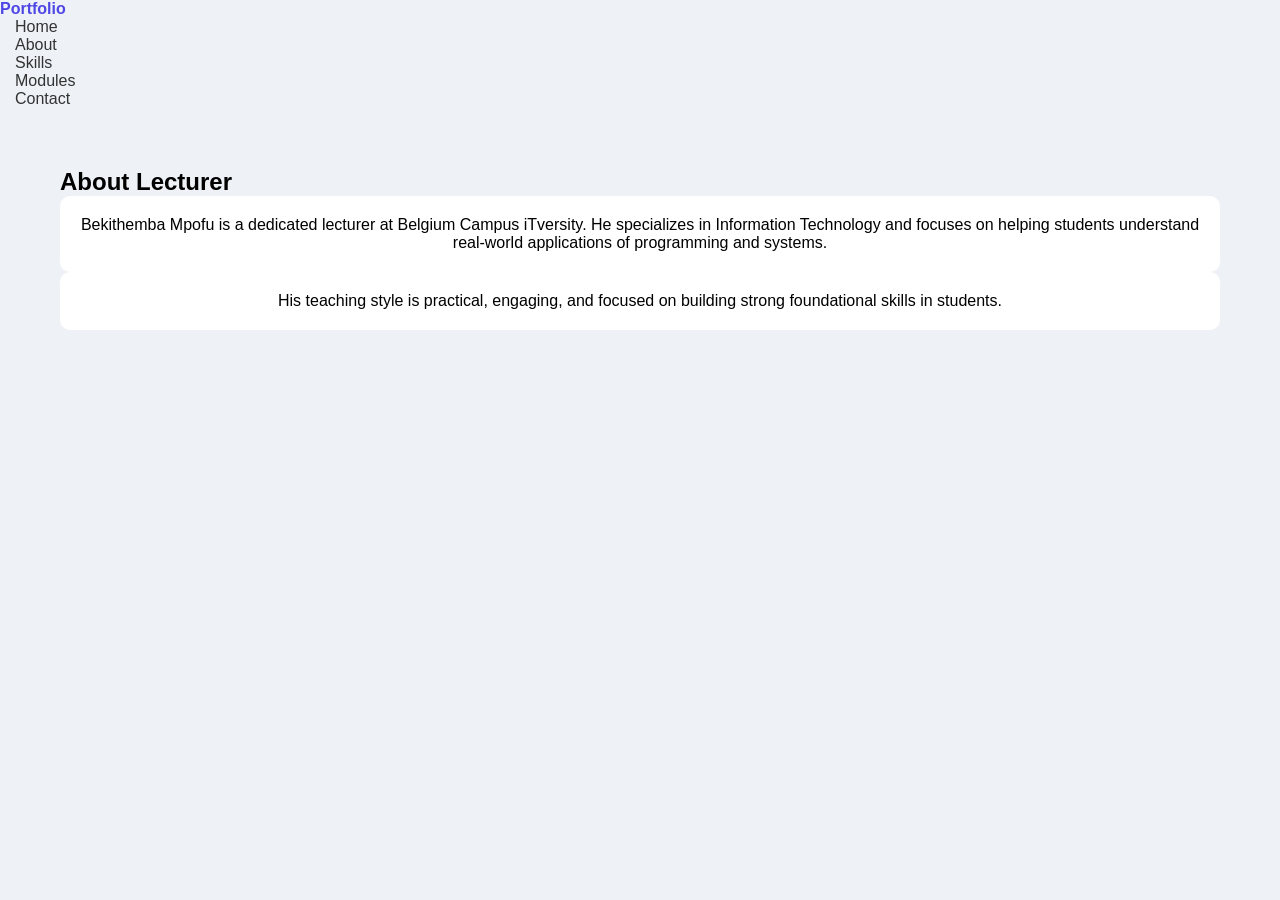
<file: ui/about.html>
<!DOCTYPE html>
<html>
<head>
  <title>About - Bekithemba Mpofu</title>
  <link rel="stylesheet" href="style.css">
</head>
<body>

<nav>
  <div class="logo">Portfolio</div>
  <ul>
    <li><a href="index.html">Home</a></li>
    <li><a href="about.html">About</a></li>
    <li><a href="skills.html">Skills</a></li>
    <li><a href="modules.html">Modules</a></li>
    <li><a href="contact.html">Contact</a></li>
  </ul>
</nav>

<section class="section">
  <h1>About Lecturer</h1>

  <div class="card">
    <p>
      Bekithemba Mpofu is a dedicated lecturer at Belgium Campus iTversity.
      He specializes in Information Technology and focuses on helping students
      understand real-world applications of programming and systems.
    </p>
  </div>

  <div class="card">
    <p>
      His teaching style is practical, engaging, and focused on building
      strong foundational skills in students.
    </p>
  </div>

</section>

</body>
</html>
</file>
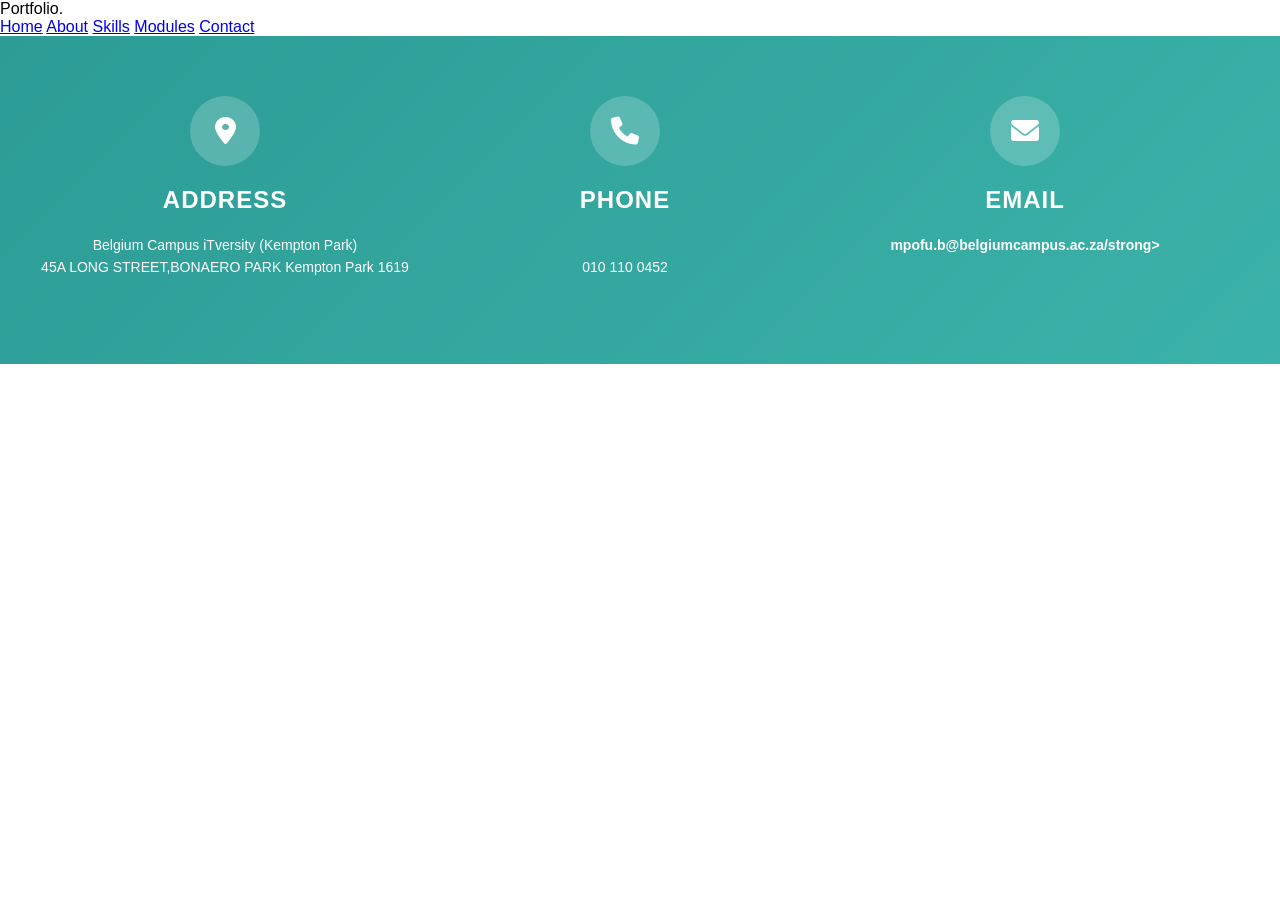
<file: ui/contact.html>
<!DOCTYPE html>
<html lang="en">
<head>
    <meta charset="UTF-8">
    <title>Contact Section</title>

    <!-- Icons -->
    <link rel="stylesheet" href="https://cdnjs.cloudflare.com/ajax/libs/font-awesome/6.0.0/css/all.min.css">
     <header>
  <div class="logo">Portfolio.</div>
  <nav>
    <a href="index.html">Home</a>
    <a href="index.html">About</a>
    <a href="skills.html">Skills</a>
    <a href="modules.html">Modules</a>
    <a href="contact.html">Contact</a>
  </nav>
</header>
    <style>
        body {
            margin: 0;
            font-family: Arial, sans-serif;
        }

        .contact-section {
            background: linear-gradient(135deg, #2c9c95, #3bb2a9);
            color: white;
            padding: 60px 20px;
        }

        .container {
            display: flex;
            justify-content: space-between;
            gap: 30px;
            max-width: 1200px;
            margin: auto;
            flex-wrap: wrap;
        }

        .box {
            flex: 1;
            min-width: 280px;
            text-align: center;
        }

        .icon {
            width: 70px;
            height: 70px;
            margin: 0 auto 20px;
            background: rgba(255,255,255,0.2);
            border-radius: 50%;
            display: flex;
            align-items: center;
            justify-content: center;
            font-size: 28px;
        }

        h2 {
            margin-bottom: 20px;
            letter-spacing: 1px;
        }

        p {
            font-size: 14px;
            line-height: 1.6;
            margin-bottom: 15px;
        }

        strong {
            display: block;
            margin-top: 10px;
        }
    </style>
</head>

<body>

<section class="contact-section">
    <div class="container">

        <!-- ADDRESS -->
        <div class="box">
            <div class="icon">
                <i class="fas fa-map-marker-alt"></i>
            </div>
            <h2>ADDRESS</h2>
            <p>
                Belgium Campus iTversity (Kempton Park)<br>
                45A LONG STREET,BONAERO PARK Kempton Park 1619<br>
                
           
        </div>

        <!-- PHONE -->
        <div class="box">
            <div class="icon">
                <i class="fas fa-phone"></i>
            </div>
            <h2>PHONE</h2>
            <p>
                <br>010 110 0452
                <br>
                
            </p>
           
        </div>

        <!-- EMAIL -->
        <div class="box">
            <div class="icon">
                <i class="fas fa-envelope"></i>
            </div>
            <h2>EMAIL</h2>
            <p>
                <strong>mpofu.b@belgiumcampus.ac.za/strong>
                
            </p>
          
        </div>

    </div>
</section>

</body>
</html>
</file>
<file: style.css>
/* Extracted from portfolio.html <style> block */
:root {
  --yellow: #FFD726;
  --black: #0A0A0A;
  --teal: #00C9A7;
  --blue: #1A6EFF;
  --white: #FAFAFA;
}

*, *::before, *::after { margin: 0; padding: 0; box-sizing: border-box; }
html { scroll-behavior: smooth; }
body {
  background: var(--black);
  color: var(--black);
  font-family: 'DM Sans', sans-serif;
  overflow-x: hidden;
  cursor: none;
}

/* Custom cursor */
.cursor {
  width: 14px; height: 14px;
  background: var(--yellow);
  border-radius: 50%;
  position: fixed;
  pointer-events: none;
  z-index: 9999;
  transform: translate(-50%,-50%);
  transition: width 0.2s ease, height 0.2s ease;
  mix-blend-mode: difference;
}
.cursor-ring {
  width: 40px; height: 40px;
  border: 2px solid var(--yellow);
  border-radius: 50%;
  position: fixed;
  pointer-events: none;
  z-index: 9998;
  transform: translate(-50%,-50%);
  transition: width 0.2s ease, height 0.2s ease, opacity 0.2s;
  opacity: 0.5;
}
.cursor-ring.is-black {
  border-color: var(--black);
}

/* NAV */
nav {
  position: fixed;
  top: 0; left: 0; right: 0;
  z-index: 100;
  display: flex;
  align-items: center;
  justify-content: space-between;
  padding: 20px 48px;
  background: var(--yellow);
  border-bottom-left-radius: 24px;
  border-bottom-right-radius: 24px;
}
.logo {
  width: 44px; height: 44px;
  background: var(--black);
  border-radius: 50%;
  display: flex; align-items: center; justify-content: center;
  font-family: 'Syne', sans-serif;
  font-weight: 900;
  color: var(--yellow);
  font-size: 18px;
}
.nav-links { display: flex; gap: 40px; list-style: none; }
.nav-links a {
  text-decoration: none;
  font-family: 'DM Sans', sans-serif;
  font-weight: 500;
  font-size: 16px;
  color: var(--black);
  position: relative;
  padding-bottom: 2px;
}
.nav-links a::after {
  content: '';
  position: absolute;
  bottom: 0; left: 0;
  width: 0; height: 2px;
  background: var(--black);
  transition: width 0.3s ease;
}
.nav-links a:hover::after { width: 100%; }

/* HERO */
#home {
  min-height: 100vh;
  background: var(--yellow);
  border-radius: 0 0 40px 40px;
  display: grid;
  grid-template-columns: 1fr 1fr;
  align-items: center;
  padding: 120px 60px 80px;
  position: relative;
  overflow: hidden;
}
#home::before {
  content: '';
  position: absolute;
  top: -100px; right: -100px;
  width: 500px; height: 500px;
  background: rgba(0,0,0,0.04);
  border-radius: 50%;
}
.hero-text { z-index: 1; }
.hero-text h1 {
  font-family: 'Syne', sans-serif;
  font-weight: 900;
  font-size: clamp(52px, 7vw, 88px);
  line-height: 1.0;
  color: var(--black);
  animation: slideUp 0.8s ease both;
}
.hero-text .subtitle {
  font-family: 'Space Mono', monospace;
  font-size: 15px;
  color: rgba(0,0,0,0.55);
  margin: 16px 0 36px;
  animation: slideUp 0.8s 0.15s ease both;
}
.hero-btns {
  display: flex; gap: 16px;
  animation: slideUp 0.8s 0.3s ease both;
}
.btn {
  padding: 14px 28px;
  border-radius: 50px;
  font-family: 'DM Sans', sans-serif;
  font-weight: 500;
  font-size: 15px;
  cursor: none;
  text-decoration: none;
  transition: transform 0.2s ease, box-shadow 0.2s ease;
  display: inline-flex; align-items: center; gap: 8px;
}
.btn:hover { transform: translateY(-3px); }
.btn-dark {
  background: var(--black);
  color: var(--yellow);
  border: 2px solid var(--black);
  box-shadow: 4px 4px 0 rgba(0,0,0,0.2);
}
.btn-outline {
  background: transparent;
  color: var(--black);
  border: 2px solid var(--black);
  box-shadow: 4px 4px 0 rgba(0,0,0,0.12);
}
.btn-outline:hover { background: var(--black); color: var(--yellow); }

/* Social sidebar */
.socials {
  position: absolute;
  right: 48px;
  top: 50%;
  transform: translateY(-50%);
  display: flex;
  flex-direction: column;
  gap: 12px;
  z-index: 2;
  animation: fadeIn 1s 0.5s ease both;
}
.social-icon {
  width: 44px; height: 44px;
  background: var(--black);
  border-radius: 50%;
  display: flex; align-items: center; justify-content: center;
  cursor: none;
  transition: transform 0.2s ease;
}
.social-icon:hover { transform: scale(1.15); }
.social-icon svg { width: 20px; height: 20px; fill: var(--yellow); }

/* Hero avatar */
.hero-image-wrap {
  display: flex;
  justify-content: center;
  align-items: flex-end;
  z-index: 1;
  animation: slideUp 0.9s 0.1s ease both;
}
.hero-card {
  width: 260px; height: 340px;
  background: var(--teal);
  border-radius: 24px;
  overflow: hidden;
  display: flex;
  align-items: flex-end;
  justify-content: center;
  box-shadow: 12px 12px 0 var(--black);
  position: relative;
}

/* CSS character */
.char-wrap {
  width: 100%;
  display: flex;
  flex-direction: column;
  align-items: center;
  position: absolute;
  bottom: 0;
}
.char-head {
  width: 100px; height: 100px;
  background: #F5C5A0;
  border-radius: 50% 50% 45% 45%;
  position: relative;
  margin-bottom: -10px;
  z-index: 2;
}
.char-hair {
  position: absolute;
  top: -12px; left: 4px; right: 4px;
  height: 52px;
  background: #1a1a1a;
  border-radius: 50% 50% 20% 20%;
}
.char-ear-l, .char-ear-r {
  position: absolute;
  width: 18px; height: 22px;
  background: #F5C5A0;
  border-radius: 50%;
  top: 40px;
}
.char-ear-l { left: -8px; }
.char-ear-r { right: -8px; }
.char-glasses {
  position: absolute;
  top: 44px; left: 50%;
  transform: translateX(-50%);
  display: flex; gap: 6px; align-items: center;
}
.glass {
  width: 28px; height: 20px;
  border: 3px solid #1a1a1a;
  border-radius: 8px;
  background: rgba(255,255,255,0.25);
}
.glass-bridge {
  width: 6px; height: 3px;
  background: #1a1a1a;
  border-radius: 2px;
}
.char-nose {
  position: absolute;
  bottom: 26px;
  left: 50%;
  transform: translateX(-50%);
  width: 10px; height: 6px;
  border-bottom: 3px solid rgba(0,0,0,0.25);
  border-radius: 0 0 50% 50%;
}
.char-smile {
  position: absolute;
  bottom: 18px;
  left: 50%;
  transform: translateX(-50%);
  width: 24px; height: 10px;
  border-bottom: 3px solid rgba(0,0,0,0.3);
  border-radius: 0 0 50% 50%;
}
.char-torso {
  width: 140px; height: 130px;
  background: var(--yellow);
  border-radius: 20px 20px 0 0;
  display: flex; align-items: center; justify-content: center;
  font-family: 'Syne', sans-serif;
  font-weight: 900;
  font-size: 13px;
  color: rgba(0,0,0,0.25);
  letter-spacing: 3px;
  z-index: 1;
}

/* ABOUT */
#about {
  background: var(--black);
  padding: 100px 60px;
}
.about-inner {
  background: var(--blue);
  border-radius: 32px;
  padding: 60px;
  display: grid;
  grid-template-columns: 200px 1fr;
  gap: 60px;
  align-items: center;
  position: relative;
  overflow: hidden;
}
.about-inner::after {
  content: '';
  position: absolute;
  bottom: -60px; right: -60px;
  width: 250px; height: 250px;
  background: rgba(0,0,0,0.1);
  border-radius: 50%;
}
.about-avatar {
  width: 180px; height: 230px;
  background: var(--teal);
  border-radius: 20px;
  display: flex; align-items: flex-end; justify-content: center;
  overflow: hidden;
  box-shadow: 8px 8px 0 rgba(0,0,0,0.3);
  position: relative;
}
.about-content h2 {
  font-family: 'Syne', sans-serif;
  font-size: 42px;
  font-weight: 900;
  color: var(--white);
  margin-bottom: 12px;
}
.about-roles { display: flex; gap: 12px; margin-bottom: 20px; flex-wrap: wrap; }
.role-tag {
  background: var(--yellow);
  color: var(--black);
  padding: 4px 16px;
  border-radius: 50px;
  font-family: 'Space Mono', monospace;
  font-size: 12px;
  font-weight: 700;
}
.about-content p {
  color: rgba(255,255,255,0.82);
  font-size: 16px;
  line-height: 1.75;
  max-width: 520px;
}

/* SKILLS */
#skills {
  background: var(--black);
  padding: 100px 60px;
}
.section-header {
  text-align: center;
  margin-bottom: 60px;
}
.section-header h2 {
  font-family: 'Syne', sans-serif;
  font-size: clamp(36px, 5vw, 60px);
  font-weight: 900;
  color: var(--yellow);
}
.section-header p {
  color: rgba(255,255,255,0.4);
  font-size: 14px;
  margin-top: 12px;
  font-family: 'Space Mono', monospace;
}
.skills-grid {
  display: grid;
  grid-template-columns: repeat(auto-fit, minmax(240px, 1fr));
  gap: 20px;
  max-width: 1000px;
  margin: 0 auto;
}
.skill-card {
  background: #111;
  border: 1px solid #222;
  border-radius: 20px;
  padding: 32px 28px;
  transition: transform 0.3s ease, border-color 0.3s ease;
}
.skill-card:hover { transform: translateY(-6px); border-color: var(--yellow); }
.skill-icon {
  width: 48px; height: 48px;
  border-radius: 14px;
  display: flex; align-items: center; justify-content: center;
  margin-bottom: 16px;
  font-size: 24px;
}
.skill-card h3 { font-family: 'Syne', sans-serif; font-size: 20px; color: var(--white); margin-bottom: 8px; }
.skill-card p { font-size: 14px; color: rgba(255,255,255,0.4); line-height: 1.6; }
.skill-bar-wrap { margin-top: 16px; height: 4px; background: #222; border-radius: 4px; overflow: hidden; }
.skill-bar { height: 100%; background: var(--yellow); border-radius: 4px; transition: width 1s ease; }

/* PROJECTS */
#projects { background: var(--black); padding: 100px 60px; }
.projects-grid {
  display: grid;
  grid-template-columns: repeat(auto-fit, minmax(300px, 1fr));
  gap: 24px;
  max-width: 1100px;
  margin: 0 auto;
}
.project-card {
  border-radius: 24px;
  overflow: hidden;
  position: relative;
  height: 320px;
  cursor: none;
  transition: transform 0.3s ease;
}
.project-card:hover { transform: scale(1.02); }
.project-card:hover .project-overlay { opacity: 1; }
.project-bg {
  width: 100%; height: 100%;
  display: flex; align-items: center; justify-content: center;
  font-size: 80px;
}
.project-overlay {
  position: absolute;
  inset: 0;
  background: rgba(0,0,0,0.78);
  display: flex; flex-direction: column;
  justify-content: flex-end;
  padding: 32px;
  opacity: 0;
  transition: opacity 0.3s ease;
}
.project-tag {
  font-family: 'Space Mono', monospace;
  font-size: 11px;
  color: var(--yellow);
  letter-spacing: 2px;
  text-transform: uppercase;
  margin-bottom: 8px;
}
.project-overlay h3 { font-family: 'Syne', sans-serif; font-size: 22px; color: var(--white); }
.project-overlay p { font-size: 13px; color: rgba(255,255,255,0.55); margin-top: 8px; line-height: 1.5; }

/* CONTACT */
#contact { background: var(--black); padding: 100px 60px; }
.contact-inner {
  background: var(--yellow);
  border-radius: 40px;
  padding: 80px;
  text-align: center;
  position: relative;
  overflow: hidden;
}
.contact-inner::before {
  content: 'CONTACT';
  position: absolute;
  font-family: 'Syne', sans-serif;
  font-size: 160px;
  font-weight: 900;
  color: rgba(0,0,0,0.05);
  top: 50%; left: 50%;
  transform: translate(-50%,-50%);
  white-space: nowrap;
  pointer-events: none;
}
.contact-inner h2 {
  font-family: 'Syne', sans-serif;
  font-size: clamp(32px, 5vw, 60px);
  font-weight: 900;
  color: var(--black);
  margin-bottom: 12px;
  position: relative;
}
.contact-inner > p {
  font-size: 16px;
  color: rgba(0,0,0,0.55);
  margin-bottom: 40px;
  position: relative;
}
.contact-form {
  display: grid;
  grid-template-columns: 1fr 1fr;
  gap: 14px;
  max-width: 600px;
  margin: 0 auto;
  position: relative;
}
.contact-form input,
.contact-form textarea {
  padding: 16px 20px;
  border-radius: 14px;
  border: 2px solid rgba(0,0,0,0.12);
  background: rgba(255,255,255,0.55);
  font-family: 'DM Sans', sans-serif;
  font-size: 15px;
  color: var(--black);
  outline: none;
  transition: border-color 0.2s, background 0.2s;
}
.contact-form input:focus,
.contact-form textarea:focus {
  border-color: var(--black);
  background: rgba(255,255,255,0.9);
}
.contact-form textarea { grid-column: 1/-1; resize: none; height: 120px; }
.contact-form button {
  grid-column: 1/-1;
  padding: 18px;
  background: var(--black);
  color: var(--yellow);
  border: none;
  border-radius: 50px;
  font-family: 'Syne', sans-serif;
  font-size: 17px;
  font-weight: 700;
  cursor: none;
  transition: transform 0.2s, box-shadow 0.2s;
  box-shadow: 6px 6px 0 rgba(0,0,0,0.18);
}
.contact-form button:hover { transform: translateY(-3px); box-shadow: 6px 9px 0 rgba(0,0,0,0.18); }

/* FOOTER */
footer {
  background: var(--black);
  padding: 36px 60px;
  display: flex;
  align-items: center;
  justify-content: space-between;
  border-top: 1px solid #181818;
}
footer p { font-family: 'Space Mono', monospace; font-size: 13px; color: rgba(255,255,255,0.2); }
.footer-socials { display: flex; gap: 12px; }
.footer-social {
  width: 36px; height: 36px;
  border: 1px solid #2a2a2a;
  border-radius: 50%;
  display: flex; align-items: center; justify-content: center;
  transition: border-color 0.2s, background 0.2s;
  cursor: none;
}
.footer-social:hover { border-color: var(--yellow); background: var(--yellow); }
.footer-social svg { width: 16px; height: 16px; fill: var(--white); }
.footer-social:hover svg { fill: var(--black); }

/* Animations */
@keyframes slideUp {
  from { opacity: 0; transform: translateY(30px); }
  to { opacity: 1; transform: translateY(0); }
}
@keyframes fadeIn { from { opacity: 0; } to { opacity: 1; } }

/* Responsive */
@media (max-width: 768px) {
  nav { padding: 16px 24px; }
  .nav-links { display: none; }
  #home { grid-template-columns: 1fr; padding: 110px 24px 60px; text-align: center; }
  .hero-image-wrap { justify-content: center; margin-top: 40px; }
  .socials { right: 12px; }
  #about, #skills, #projects, #contact, footer { padding: 60px 24px; }
  .about-inner { grid-template-columns: 1fr; text-align: center; gap: 32px; }
  .about-roles { justify-content: center; }
  .contact-inner { padding: 40px 24px; }
  .contact-form { grid-template-columns: 1fr; }
}

/* Extracted from portfolio.html inline styles */
.char-wrap--about { transform: scale(0.85); transform-origin: bottom center; }
.char-torso--about { width: 130px; height: 120px; font-size: 11px; }

.skill-icon--uiux { background: #FFD72622; }
.skill-icon--flutter { background: #00C9A722; }
.skill-icon--proto { background: #1A6EFF22; }
.skill-icon--brand { background: #FF6B6B22; }

.skill-bar--92 { width: 92%; }
.skill-bar--85 { width: 85%; }
.skill-bar--88 { width: 88%; }
.skill-bar--78 { width: 78%; }

.project-bg--teal { background: #00C9A7; font-size: 80px; }
.project-bg--yellow { background: #FFD726; font-size: 80px; }
.project-bg--blue { background: #1A6EFF; font-size: 80px; }
</file>
<file: ui/style.css>
*{
  margin:0;
  padding:0;
  box-sizing:border-box;
  font-family:Arial, sans-serif;
}

body{
  background:#eef2f7;
}

/* NAV */
header{
  display:flex;
  justify-content:space-between;
  padding:20px 60px;
  background:white;
}

.logo{
  font-weight:bold;
  color:#4f46e5;
}

nav a{
  margin:0 15px;
  text-decoration:none;
  color:#333;
}

/* HERO */
.hero{
  display:flex;
  justify-content:space-between;
  align-items:center;
  padding:60px;
}

.hero-text p{
  color:#555;
}

.hero-text h1{
  font-size:50px;
  margin:10px 0;
}

.hero-text h2{
  color:#4f46e5;
}

.location{
  margin-bottom:20px;
}

.btn{
  padding:10px 20px;
  background:#4f46e5;
  color:white;
  text-decoration:none;
  border-radius:5px;
}

/* IMAGE */
.hero-img img{
  width:350px;
  border-radius:20px;
}

/* SECTIONS */
section{
  padding:60px;
}

/* CARDS */
.cards{
  display:flex;
  gap:20px;
}

.card{
  background:white;
  padding:20px;
  border-radius:10px;
  flex:1;
  text-align:center;
}
</file>
